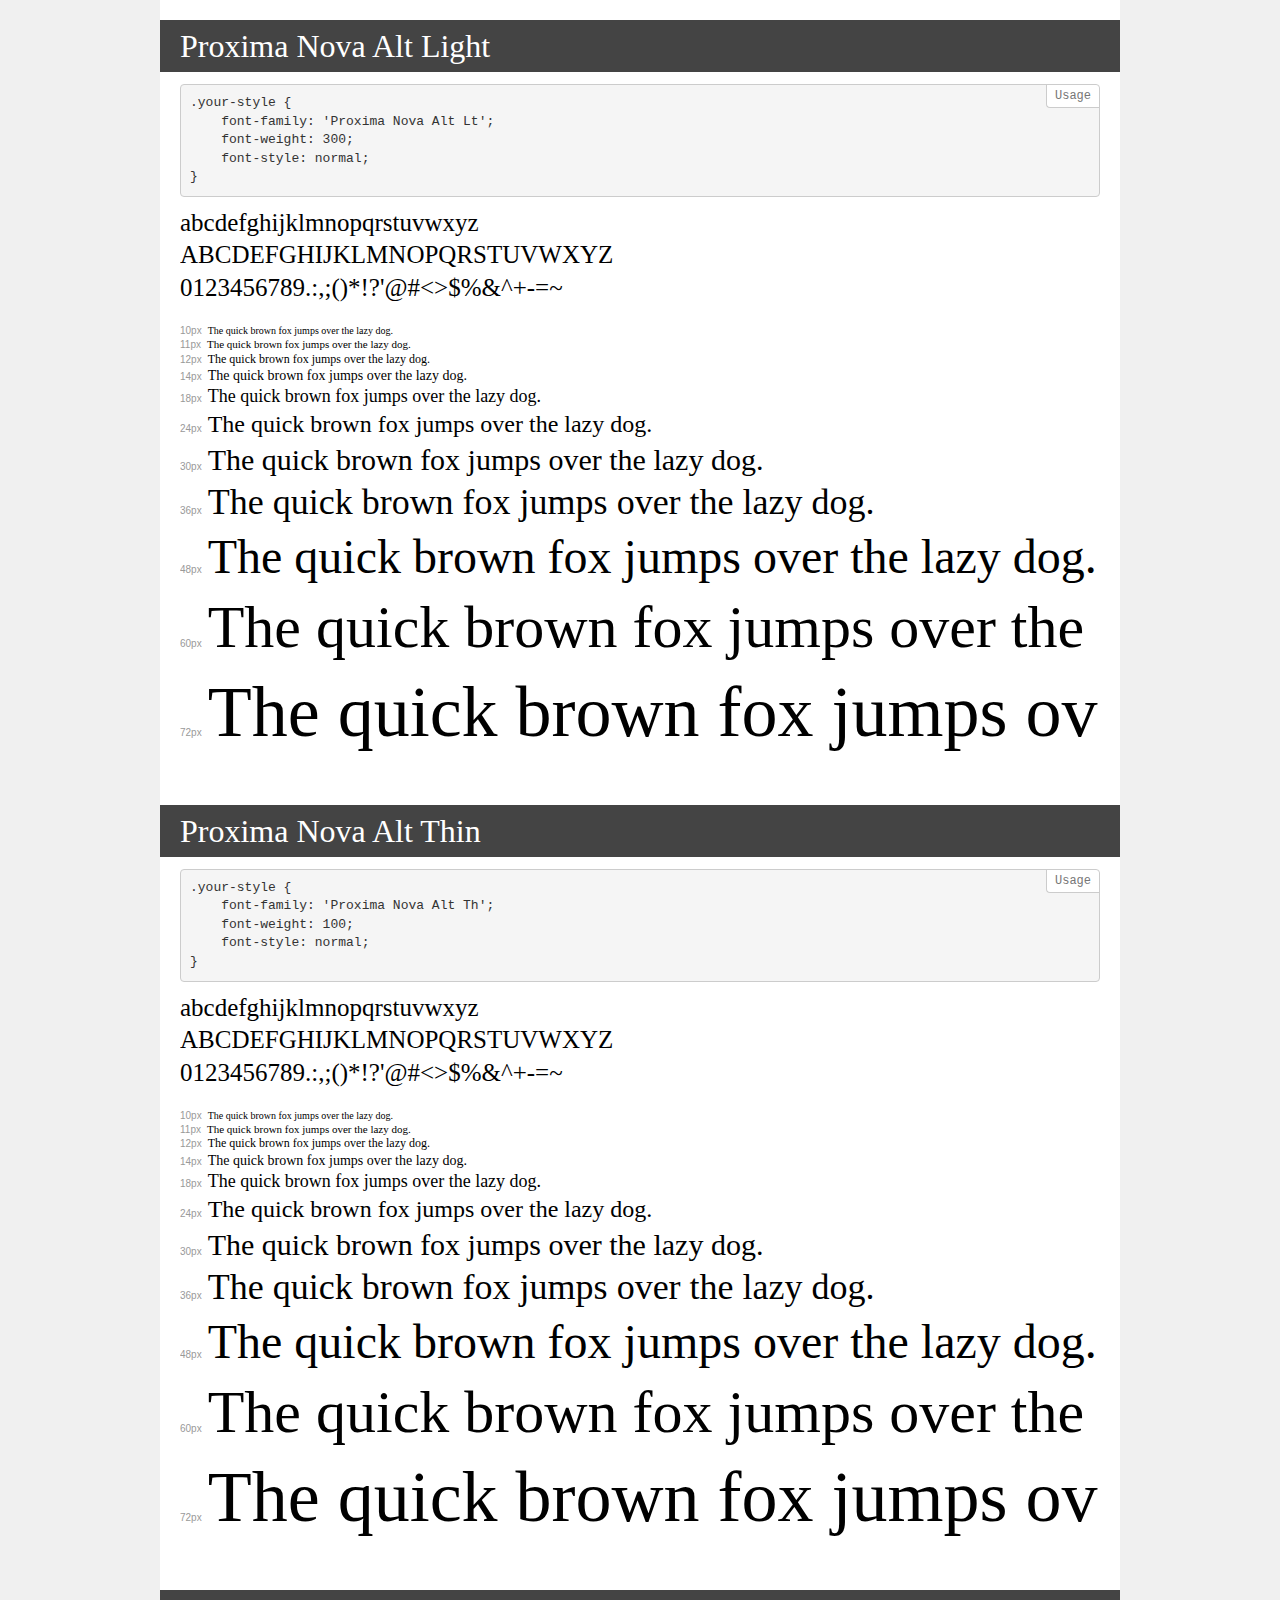
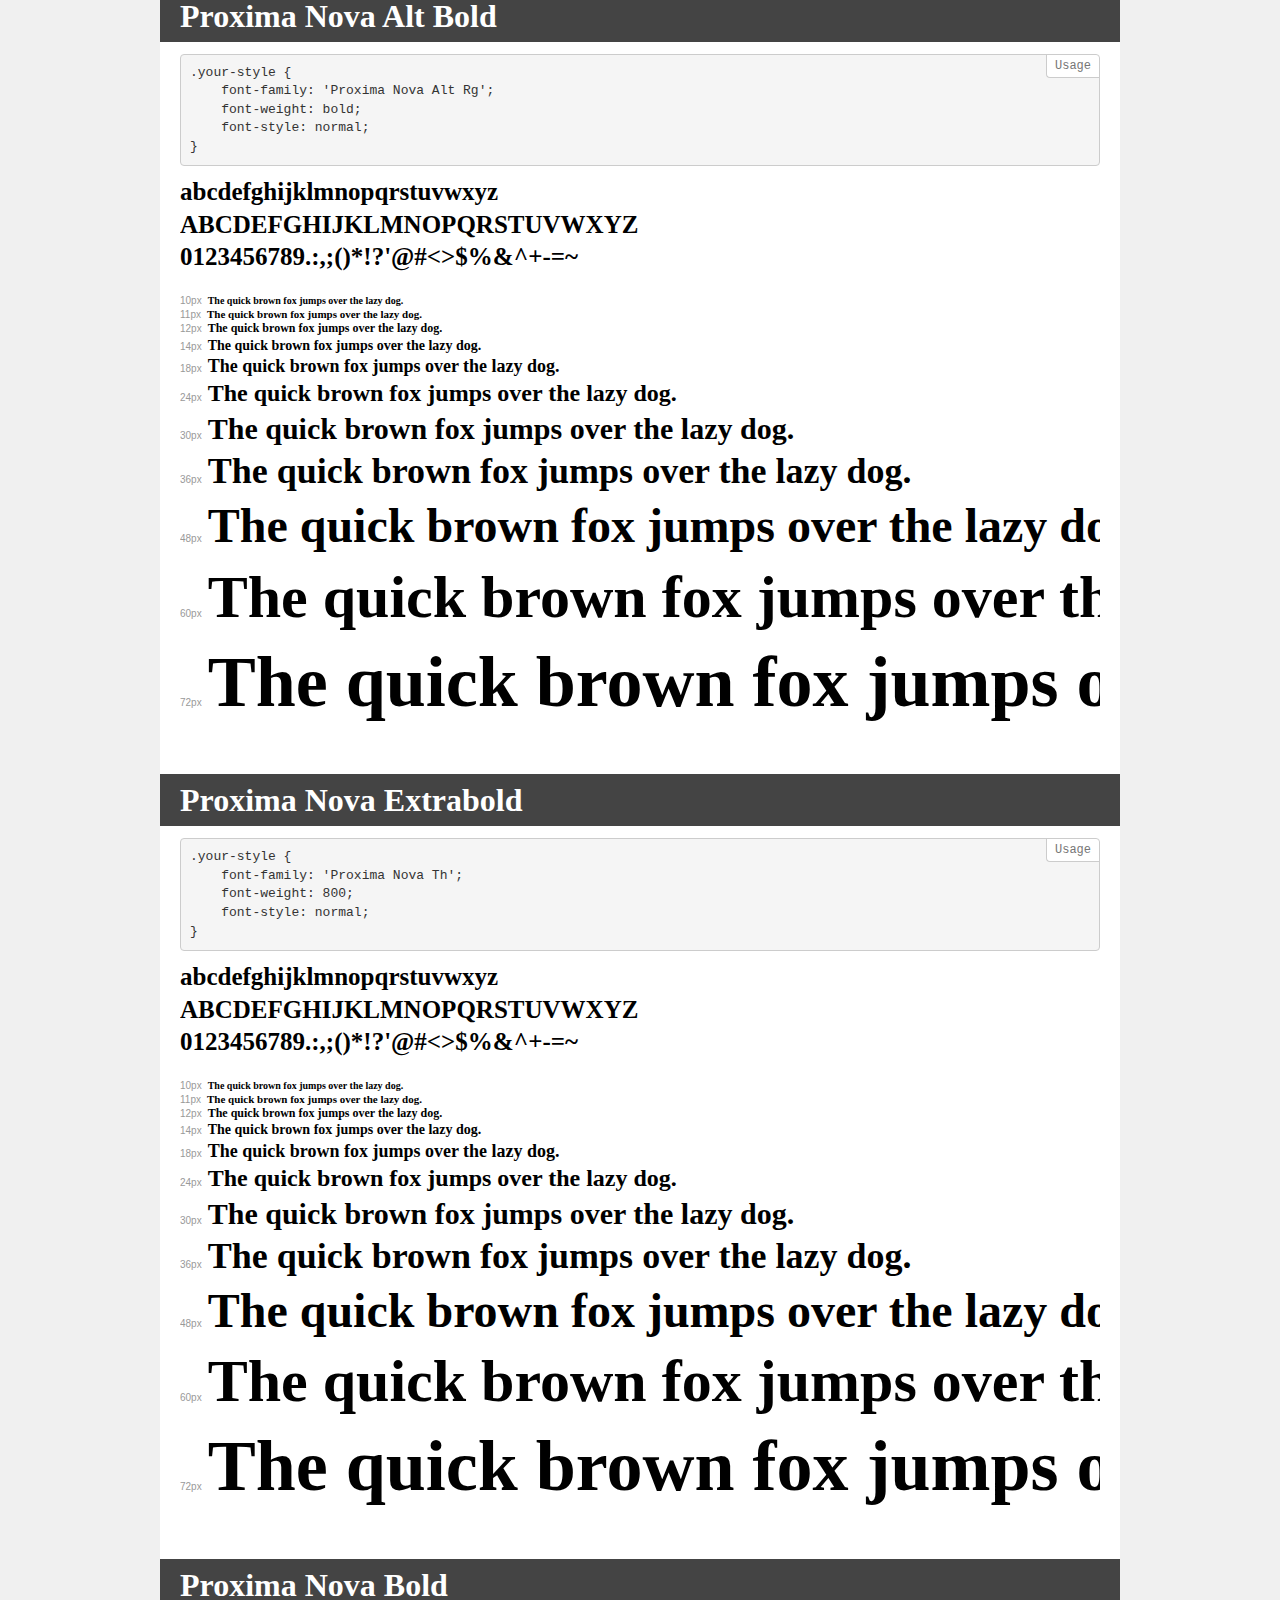
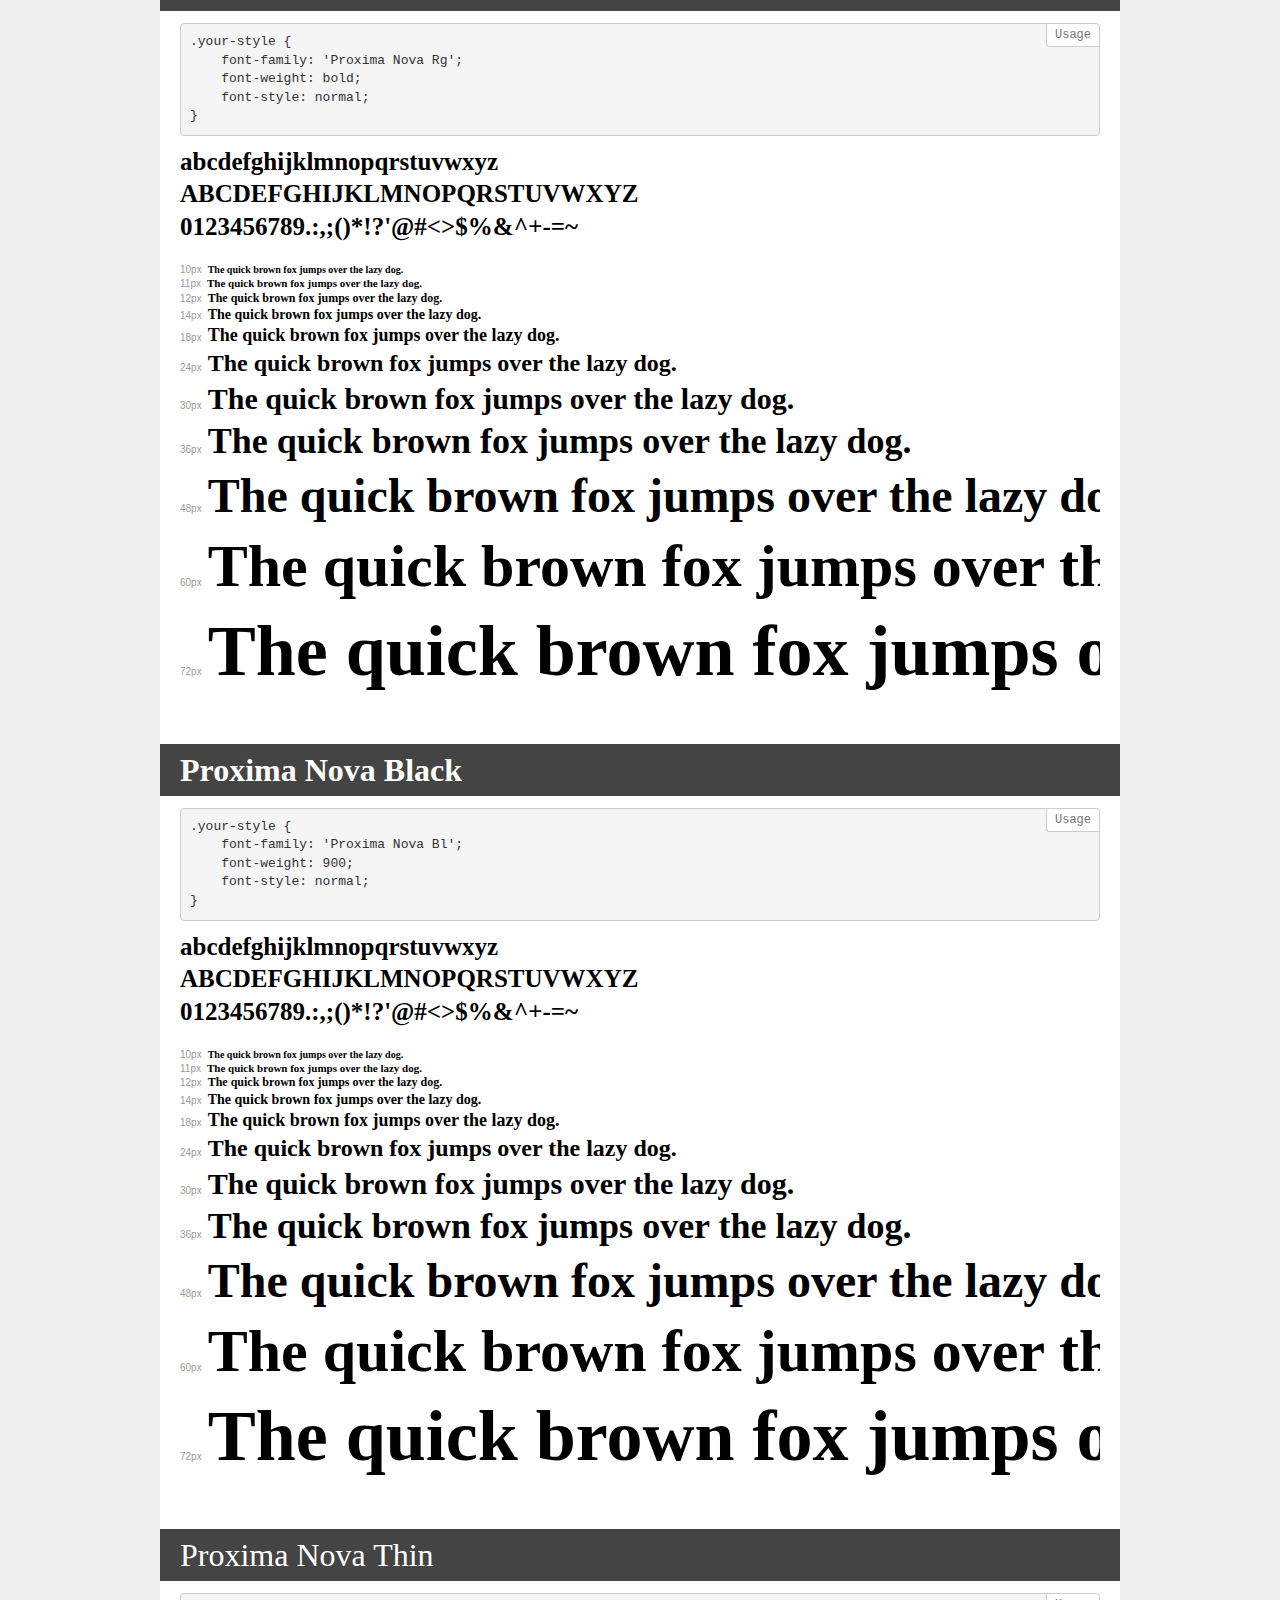
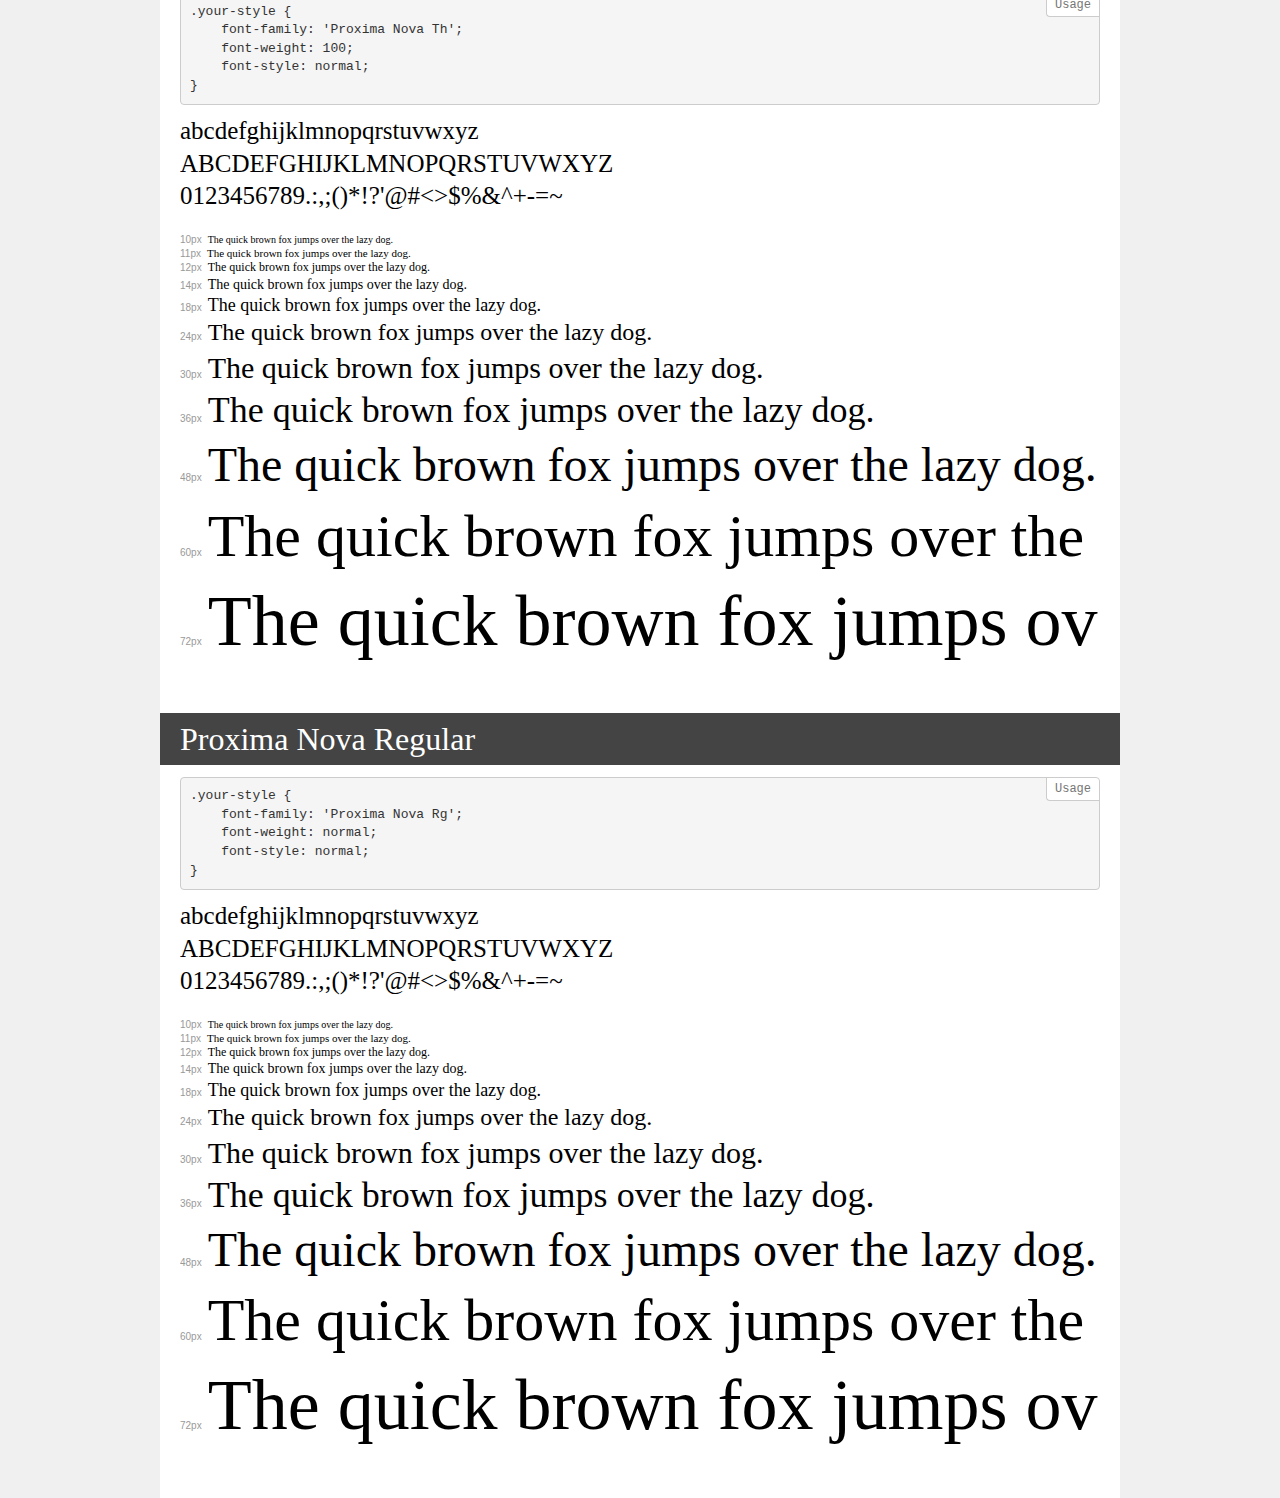
<file: fonts/ProximaNova/demo.html>
<!DOCTYPE html>
<html lang="en">
<head>
    <meta charset="utf-8">
    <meta http-equiv="X-UA-Compatible" content="IE=edge">
    <meta name="viewport" content="width=device-width, initial-scale=1">
    <meta name="robots" content="noindex, noarchive">
    <meta name="format-detection" content="telephone=no">
    <title>Transfonter demo</title>
    <link href="stylesheet.css" rel="stylesheet">
    <style>
        /*
        http://meyerweb.com/eric/tools/css/reset/
        v2.0 | 20110126
        License: none (public domain)
        */
        html, body, div, span, applet, object, iframe,
        h1, h2, h3, h4, h5, h6, p, blockquote, pre,
        a, abbr, acronym, address, big, cite, code,
        del, dfn, em, img, ins, kbd, q, s, samp,
        small, strike, strong, sub, sup, tt, var,
        b, u, i, center,
        dl, dt, dd, ol, ul, li,
        fieldset, form, label, legend,
        table, caption, tbody, tfoot, thead, tr, th, td,
        article, aside, canvas, details, embed,
        figure, figcaption, footer, header, hgroup,
        menu, nav, output, ruby, section, summary,
        time, mark, audio, video {
            margin: 0;
            padding: 0;
            border: 0;
            font-size: 100%;
            font: inherit;
            vertical-align: baseline;
        }
        /* HTML5 display-role reset for older browsers */
        article, aside, details, figcaption, figure,
        footer, header, hgroup, menu, nav, section {
            display: block;
        }
        body {
            line-height: 1;
        }
        ol, ul {
            list-style: none;
        }
        blockquote, q {
            quotes: none;
        }
        blockquote:before, blockquote:after,
        q:before, q:after {
            content: '';
            content: none;
        }
        table {
            border-collapse: collapse;
            border-spacing: 0;
        }
        /* demo styles */
        body {
            background: #f0f0f0;
            color: #000;
        }
        .page {
            background: #fff;
            width: 920px;
            margin: 0 auto;
            padding: 20px 20px 0 20px;
            overflow: hidden;
        }
        .font-container {
            overflow-x: auto;
            overflow-y: hidden;
            margin-bottom: 40px;
            line-height: 1.3;
            white-space: nowrap;
            padding-bottom: 5px;
        }
        h1 {
            position: relative;
            background: #444;
            font-size: 32px;
            color: #fff;
            padding: 10px 20px;
            margin: 0 -20px 12px -20px;
        }
        .letters {
            font-size: 25px;
            margin-bottom: 20px;
        }
        .s10:before {
            content: '10px';
        }
        .s11:before {
            content: '11px';
        }
        .s12:before {
            content: '12px';
        }
        .s14:before {
            content: '14px';
        }
        .s18:before {
            content: '18px';
        }
        .s24:before {
            content: '24px';
        }
        .s30:before {
            content: '30px';
        }
        .s36:before {
            content: '36px';
        }
        .s48:before {
            content: '48px';
        }
        .s60:before {
            content: '60px';
        }
        .s72:before {
            content: '72px';
        }
        .s10:before, .s11:before, .s12:before, .s14:before,
        .s18:before, .s24:before, .s30:before, .s36:before,
        .s48:before, .s60:before, .s72:before {
            font-family: Arial, sans-serif;
            font-size: 10px;
            font-weight: normal;
            font-style: normal;
            color: #999;
            padding-right: 6px;
        }
        pre {
            display: block;
            position: relative;
            padding: 9px;
            margin: 0 0 10px;
            font-family: Monaco, Menlo, Consolas, "Courier New", monospace;
            font-size: 13px;
            line-height: 1.428571429;
            color: #333;
            font-weight: normal;
            font-style: normal;
            background-color: #f5f5f5;
            border: 1px solid #ccc;
            overflow-x: auto;
            border-radius: 4px;
        }
        pre:after {
            display: block;
            position: absolute;
            right: 0;
            top: 0;
            content: 'Usage';
            line-height: 1;
            padding: 5px 8px;
            font-size: 12px;
            color: #767676;
            background-color: #fff;
            border: 1px solid #ccc;
            border-right: none;
            border-top: none;
            border-radius: 0 4px 0 4px;
            z-index: 10;
        }
        /* responsive */
        @media (max-width: 959px) {
            .page {
                width: auto;
                margin: 0;
            }
        }
    </style>
</head>
<body>
<div class="page">
    <div class="demo">
        <h1 style="font-family: 'Proxima Nova Alt Lt'; font-weight: 300; font-style: normal;">Proxima Nova Alt Light</h1>
        <pre>.your-style {
    font-family: 'Proxima Nova Alt Lt';
    font-weight: 300;
    font-style: normal;
}</pre>
        <div class="font-container" style="font-family: 'Proxima Nova Alt Lt'; font-weight: 300; font-style: normal;">
            <p class="letters">
                abcdefghijklmnopqrstuvwxyz<br>
ABCDEFGHIJKLMNOPQRSTUVWXYZ<br>
                0123456789.:,;()*!?'@#<>$%&^+-=~
            </p>
            <p class="s10" style="font-size: 10px;">The quick brown fox jumps over the lazy dog.</p>
            <p class="s11" style="font-size: 11px;">The quick brown fox jumps over the lazy dog.</p>
            <p class="s12" style="font-size: 12px;">The quick brown fox jumps over the lazy dog.</p>
            <p class="s14" style="font-size: 14px;">The quick brown fox jumps over the lazy dog.</p>
            <p class="s18" style="font-size: 18px;">The quick brown fox jumps over the lazy dog.</p>
            <p class="s24" style="font-size: 24px;">The quick brown fox jumps over the lazy dog.</p>
            <p class="s30" style="font-size: 30px;">The quick brown fox jumps over the lazy dog.</p>
            <p class="s36" style="font-size: 36px;">The quick brown fox jumps over the lazy dog.</p>
            <p class="s48" style="font-size: 48px;">The quick brown fox jumps over the lazy dog.</p>
            <p class="s60" style="font-size: 60px;">The quick brown fox jumps over the lazy dog.</p>
            <p class="s72" style="font-size: 72px;">The quick brown fox jumps over the lazy dog.</p>
        </div>
    </div>
    <div class="demo">
        <h1 style="font-family: 'Proxima Nova Alt Th'; font-weight: 100; font-style: normal;">Proxima Nova Alt Thin</h1>
        <pre>.your-style {
    font-family: 'Proxima Nova Alt Th';
    font-weight: 100;
    font-style: normal;
}</pre>
        <div class="font-container" style="font-family: 'Proxima Nova Alt Th'; font-weight: 100; font-style: normal;">
            <p class="letters">
                abcdefghijklmnopqrstuvwxyz<br>
ABCDEFGHIJKLMNOPQRSTUVWXYZ<br>
                0123456789.:,;()*!?'@#<>$%&^+-=~
            </p>
            <p class="s10" style="font-size: 10px;">The quick brown fox jumps over the lazy dog.</p>
            <p class="s11" style="font-size: 11px;">The quick brown fox jumps over the lazy dog.</p>
            <p class="s12" style="font-size: 12px;">The quick brown fox jumps over the lazy dog.</p>
            <p class="s14" style="font-size: 14px;">The quick brown fox jumps over the lazy dog.</p>
            <p class="s18" style="font-size: 18px;">The quick brown fox jumps over the lazy dog.</p>
            <p class="s24" style="font-size: 24px;">The quick brown fox jumps over the lazy dog.</p>
            <p class="s30" style="font-size: 30px;">The quick brown fox jumps over the lazy dog.</p>
            <p class="s36" style="font-size: 36px;">The quick brown fox jumps over the lazy dog.</p>
            <p class="s48" style="font-size: 48px;">The quick brown fox jumps over the lazy dog.</p>
            <p class="s60" style="font-size: 60px;">The quick brown fox jumps over the lazy dog.</p>
            <p class="s72" style="font-size: 72px;">The quick brown fox jumps over the lazy dog.</p>
        </div>
    </div>
    <div class="demo">
        <h1 style="font-family: 'Proxima Nova Alt Rg'; font-weight: bold; font-style: normal;">Proxima Nova Alt Bold</h1>
        <pre>.your-style {
    font-family: 'Proxima Nova Alt Rg';
    font-weight: bold;
    font-style: normal;
}</pre>
        <div class="font-container" style="font-family: 'Proxima Nova Alt Rg'; font-weight: bold; font-style: normal;">
            <p class="letters">
                abcdefghijklmnopqrstuvwxyz<br>
ABCDEFGHIJKLMNOPQRSTUVWXYZ<br>
                0123456789.:,;()*!?'@#<>$%&^+-=~
            </p>
            <p class="s10" style="font-size: 10px;">The quick brown fox jumps over the lazy dog.</p>
            <p class="s11" style="font-size: 11px;">The quick brown fox jumps over the lazy dog.</p>
            <p class="s12" style="font-size: 12px;">The quick brown fox jumps over the lazy dog.</p>
            <p class="s14" style="font-size: 14px;">The quick brown fox jumps over the lazy dog.</p>
            <p class="s18" style="font-size: 18px;">The quick brown fox jumps over the lazy dog.</p>
            <p class="s24" style="font-size: 24px;">The quick brown fox jumps over the lazy dog.</p>
            <p class="s30" style="font-size: 30px;">The quick brown fox jumps over the lazy dog.</p>
            <p class="s36" style="font-size: 36px;">The quick brown fox jumps over the lazy dog.</p>
            <p class="s48" style="font-size: 48px;">The quick brown fox jumps over the lazy dog.</p>
            <p class="s60" style="font-size: 60px;">The quick brown fox jumps over the lazy dog.</p>
            <p class="s72" style="font-size: 72px;">The quick brown fox jumps over the lazy dog.</p>
        </div>
    </div>
    <div class="demo">
        <h1 style="font-family: 'Proxima Nova Th'; font-weight: 800; font-style: normal;">Proxima Nova Extrabold</h1>
        <pre>.your-style {
    font-family: 'Proxima Nova Th';
    font-weight: 800;
    font-style: normal;
}</pre>
        <div class="font-container" style="font-family: 'Proxima Nova Th'; font-weight: 800; font-style: normal;">
            <p class="letters">
                abcdefghijklmnopqrstuvwxyz<br>
ABCDEFGHIJKLMNOPQRSTUVWXYZ<br>
                0123456789.:,;()*!?'@#<>$%&^+-=~
            </p>
            <p class="s10" style="font-size: 10px;">The quick brown fox jumps over the lazy dog.</p>
            <p class="s11" style="font-size: 11px;">The quick brown fox jumps over the lazy dog.</p>
            <p class="s12" style="font-size: 12px;">The quick brown fox jumps over the lazy dog.</p>
            <p class="s14" style="font-size: 14px;">The quick brown fox jumps over the lazy dog.</p>
            <p class="s18" style="font-size: 18px;">The quick brown fox jumps over the lazy dog.</p>
            <p class="s24" style="font-size: 24px;">The quick brown fox jumps over the lazy dog.</p>
            <p class="s30" style="font-size: 30px;">The quick brown fox jumps over the lazy dog.</p>
            <p class="s36" style="font-size: 36px;">The quick brown fox jumps over the lazy dog.</p>
            <p class="s48" style="font-size: 48px;">The quick brown fox jumps over the lazy dog.</p>
            <p class="s60" style="font-size: 60px;">The quick brown fox jumps over the lazy dog.</p>
            <p class="s72" style="font-size: 72px;">The quick brown fox jumps over the lazy dog.</p>
        </div>
    </div>
    <div class="demo">
        <h1 style="font-family: 'Proxima Nova Rg'; font-weight: bold; font-style: normal;">Proxima Nova Bold</h1>
        <pre>.your-style {
    font-family: 'Proxima Nova Rg';
    font-weight: bold;
    font-style: normal;
}</pre>
        <div class="font-container" style="font-family: 'Proxima Nova Rg'; font-weight: bold; font-style: normal;">
            <p class="letters">
                abcdefghijklmnopqrstuvwxyz<br>
ABCDEFGHIJKLMNOPQRSTUVWXYZ<br>
                0123456789.:,;()*!?'@#<>$%&^+-=~
            </p>
            <p class="s10" style="font-size: 10px;">The quick brown fox jumps over the lazy dog.</p>
            <p class="s11" style="font-size: 11px;">The quick brown fox jumps over the lazy dog.</p>
            <p class="s12" style="font-size: 12px;">The quick brown fox jumps over the lazy dog.</p>
            <p class="s14" style="font-size: 14px;">The quick brown fox jumps over the lazy dog.</p>
            <p class="s18" style="font-size: 18px;">The quick brown fox jumps over the lazy dog.</p>
            <p class="s24" style="font-size: 24px;">The quick brown fox jumps over the lazy dog.</p>
            <p class="s30" style="font-size: 30px;">The quick brown fox jumps over the lazy dog.</p>
            <p class="s36" style="font-size: 36px;">The quick brown fox jumps over the lazy dog.</p>
            <p class="s48" style="font-size: 48px;">The quick brown fox jumps over the lazy dog.</p>
            <p class="s60" style="font-size: 60px;">The quick brown fox jumps over the lazy dog.</p>
            <p class="s72" style="font-size: 72px;">The quick brown fox jumps over the lazy dog.</p>
        </div>
    </div>
    <div class="demo">
        <h1 style="font-family: 'Proxima Nova Bl'; font-weight: 900; font-style: normal;">Proxima Nova Black</h1>
        <pre>.your-style {
    font-family: 'Proxima Nova Bl';
    font-weight: 900;
    font-style: normal;
}</pre>
        <div class="font-container" style="font-family: 'Proxima Nova Bl'; font-weight: 900; font-style: normal;">
            <p class="letters">
                abcdefghijklmnopqrstuvwxyz<br>
ABCDEFGHIJKLMNOPQRSTUVWXYZ<br>
                0123456789.:,;()*!?'@#<>$%&^+-=~
            </p>
            <p class="s10" style="font-size: 10px;">The quick brown fox jumps over the lazy dog.</p>
            <p class="s11" style="font-size: 11px;">The quick brown fox jumps over the lazy dog.</p>
            <p class="s12" style="font-size: 12px;">The quick brown fox jumps over the lazy dog.</p>
            <p class="s14" style="font-size: 14px;">The quick brown fox jumps over the lazy dog.</p>
            <p class="s18" style="font-size: 18px;">The quick brown fox jumps over the lazy dog.</p>
            <p class="s24" style="font-size: 24px;">The quick brown fox jumps over the lazy dog.</p>
            <p class="s30" style="font-size: 30px;">The quick brown fox jumps over the lazy dog.</p>
            <p class="s36" style="font-size: 36px;">The quick brown fox jumps over the lazy dog.</p>
            <p class="s48" style="font-size: 48px;">The quick brown fox jumps over the lazy dog.</p>
            <p class="s60" style="font-size: 60px;">The quick brown fox jumps over the lazy dog.</p>
            <p class="s72" style="font-size: 72px;">The quick brown fox jumps over the lazy dog.</p>
        </div>
    </div>
    <div class="demo">
        <h1 style="font-family: 'Proxima Nova Th'; font-weight: 100; font-style: normal;">Proxima Nova Thin</h1>
        <pre>.your-style {
    font-family: 'Proxima Nova Th';
    font-weight: 100;
    font-style: normal;
}</pre>
        <div class="font-container" style="font-family: 'Proxima Nova Th'; font-weight: 100; font-style: normal;">
            <p class="letters">
                abcdefghijklmnopqrstuvwxyz<br>
ABCDEFGHIJKLMNOPQRSTUVWXYZ<br>
                0123456789.:,;()*!?'@#<>$%&^+-=~
            </p>
            <p class="s10" style="font-size: 10px;">The quick brown fox jumps over the lazy dog.</p>
            <p class="s11" style="font-size: 11px;">The quick brown fox jumps over the lazy dog.</p>
            <p class="s12" style="font-size: 12px;">The quick brown fox jumps over the lazy dog.</p>
            <p class="s14" style="font-size: 14px;">The quick brown fox jumps over the lazy dog.</p>
            <p class="s18" style="font-size: 18px;">The quick brown fox jumps over the lazy dog.</p>
            <p class="s24" style="font-size: 24px;">The quick brown fox jumps over the lazy dog.</p>
            <p class="s30" style="font-size: 30px;">The quick brown fox jumps over the lazy dog.</p>
            <p class="s36" style="font-size: 36px;">The quick brown fox jumps over the lazy dog.</p>
            <p class="s48" style="font-size: 48px;">The quick brown fox jumps over the lazy dog.</p>
            <p class="s60" style="font-size: 60px;">The quick brown fox jumps over the lazy dog.</p>
            <p class="s72" style="font-size: 72px;">The quick brown fox jumps over the lazy dog.</p>
        </div>
    </div>
    <div class="demo">
        <h1 style="font-family: 'Proxima Nova Rg'; font-weight: normal; font-style: normal;">Proxima Nova Regular</h1>
        <pre>.your-style {
    font-family: 'Proxima Nova Rg';
    font-weight: normal;
    font-style: normal;
}</pre>
        <div class="font-container" style="font-family: 'Proxima Nova Rg'; font-weight: normal; font-style: normal;">
            <p class="letters">
                abcdefghijklmnopqrstuvwxyz<br>
ABCDEFGHIJKLMNOPQRSTUVWXYZ<br>
                0123456789.:,;()*!?'@#<>$%&^+-=~
            </p>
            <p class="s10" style="font-size: 10px;">The quick brown fox jumps over the lazy dog.</p>
            <p class="s11" style="font-size: 11px;">The quick brown fox jumps over the lazy dog.</p>
            <p class="s12" style="font-size: 12px;">The quick brown fox jumps over the lazy dog.</p>
            <p class="s14" style="font-size: 14px;">The quick brown fox jumps over the lazy dog.</p>
            <p class="s18" style="font-size: 18px;">The quick brown fox jumps over the lazy dog.</p>
            <p class="s24" style="font-size: 24px;">The quick brown fox jumps over the lazy dog.</p>
            <p class="s30" style="font-size: 30px;">The quick brown fox jumps over the lazy dog.</p>
            <p class="s36" style="font-size: 36px;">The quick brown fox jumps over the lazy dog.</p>
            <p class="s48" style="font-size: 48px;">The quick brown fox jumps over the lazy dog.</p>
            <p class="s60" style="font-size: 60px;">The quick brown fox jumps over the lazy dog.</p>
            <p class="s72" style="font-size: 72px;">The quick brown fox jumps over the lazy dog.</p>
        </div>
    </div>
</div>
</body>
</html>
</file>
<file: fonts/ProximaNova/stylesheet.css>
@font-face {
    font-family: 'Proxima Nova';
    src: url('./ProximaNovaA-Light.woff2') format('woff2'),
        url('./ProximaNovaA-Light.woff') format('woff');
    font-weight: 300;
    font-style: normal;
    font-display: swap;
}

@font-face {
    font-family: 'Proxima Nova';
    src: url('./ProximaNovaA-Thin.woff2') format('woff2'),
        url('./ProximaNovaA-Thin.woff') format('woff');
    font-weight: 100;
    font-style: normal;
    font-display: swap;
}

@font-face {
    font-family: 'Proxima Nova';
    src: url('./ProximaNovaA-Bold.woff2') format('woff2'),
        url('./ProximaNovaA-Bold.woff') format('woff');
    font-weight: bold;
    font-style: normal;
    font-display: swap;
}

@font-face {
    font-family: 'Proxima Nova';
    src: url('./ProximaNova-Extrabld.woff2') format('woff2'),
        url('./ProximaNova-Extrabld.woff') format('woff');
    font-weight: 800;
    font-style: normal;
    font-display: swap;
}

@font-face {
    font-family: 'Proxima Nova';
    src: url('./ProximaNova-Bold.woff2') format('woff2'),
        url('./ProximaNova-Bold.woff') format('woff');
    font-weight: bold;
    font-style: normal;
    font-display: swap;
}

@font-face {
    font-family: 'Proxima Nova';
    src: url('./ProximaNova-Black.woff2') format('woff2'),
        url('./ProximaNova-Black.woff') format('woff');
    font-weight: 900;
    font-style: normal;
    font-display: swap;
}

@font-face {
    font-family: 'Proxima Nova';
    src: url('./ProximaNovaT-Thin.woff2') format('woff2'),
        url('./ProximaNovaT-Thin.woff') format('woff');
    font-weight: 100;
    font-style: normal;
    font-display: swap;
}

@font-face {
    font-family: 'Proxima Nova';
    src: url('./ProximaNova-Regular.woff2') format('woff2'),
        url('./ProximaNova-Regular.woff') format('woff');
    font-weight: normal;
    font-style: normal;
    font-display: swap;
}
</file>
